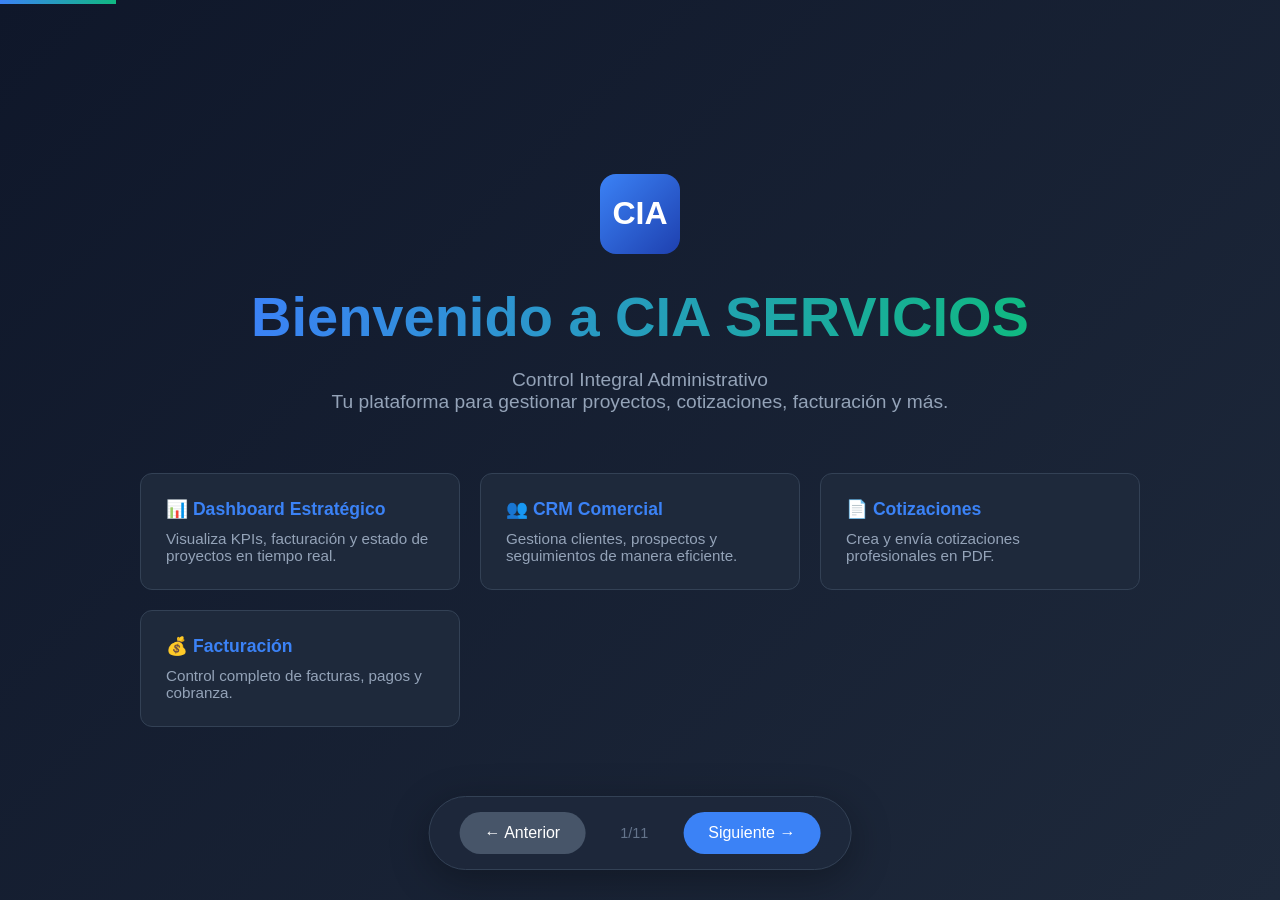
<file: docs/tutoriales/PRESENTACION_CLIENTES.html>
<!DOCTYPE html>
<html lang="es">
<head>
    <meta charset="UTF-8">
    <meta name="viewport" content="width=device-width, initial-scale=1.0">
    <title>CIA SERVICIOS - Tutorial de Primeros Pasos</title>
    <style>
        * {
            margin: 0;
            padding: 0;
            box-sizing: border-box;
        }

        body {
            font-family: 'Segoe UI', Tahoma, Geneva, Verdana, sans-serif;
            background: linear-gradient(135deg, #0f172a 0%, #1e293b 100%);
            min-height: 100vh;
            color: white;
        }

        .presentation {
            max-width: 100%;
            margin: 0 auto;
            position: relative;
            overflow: hidden;
        }

        .slide {
            display: none;
            padding: 40px;
            min-height: 100vh;
            animation: fadeIn 0.5s ease-in-out;
        }

        .slide.active {
            display: flex;
            flex-direction: column;
            align-items: center;
            justify-content: center;
        }

        @keyframes fadeIn {
            from { opacity: 0; transform: translateX(50px); }
            to { opacity: 1; transform: translateX(0); }
        }

        .slide-title {
            font-size: 2.5rem;
            font-weight: 700;
            margin-bottom: 20px;
            background: linear-gradient(90deg, #3b82f6, #10b981);
            -webkit-background-clip: text;
            -webkit-text-fill-color: transparent;
            text-align: center;
        }

        .slide-subtitle {
            font-size: 1.2rem;
            color: #94a3b8;
            margin-bottom: 30px;
            text-align: center;
            max-width: 800px;
        }

        .slide-image {
            max-width: 90%;
            max-height: 60vh;
            border-radius: 12px;
            box-shadow: 0 25px 50px -12px rgba(0, 0, 0, 0.5);
            border: 2px solid #334155;
        }

        .slide-content {
            background: #1e293b;
            padding: 30px;
            border-radius: 16px;
            max-width: 900px;
            margin-top: 20px;
            border: 1px solid #334155;
        }

        .slide-content h3 {
            color: #3b82f6;
            margin-bottom: 15px;
            font-size: 1.3rem;
        }

        .slide-content ul {
            list-style: none;
            padding-left: 0;
        }

        .slide-content li {
            padding: 8px 0;
            padding-left: 25px;
            position: relative;
            color: #cbd5e1;
        }

        .slide-content li::before {
            content: "✓";
            position: absolute;
            left: 0;
            color: #10b981;
            font-weight: bold;
        }

        .navigation {
            position: fixed;
            bottom: 30px;
            left: 50%;
            transform: translateX(-50%);
            display: flex;
            gap: 15px;
            background: rgba(30, 41, 59, 0.95);
            padding: 15px 30px;
            border-radius: 50px;
            box-shadow: 0 10px 40px rgba(0,0,0,0.3);
            border: 1px solid #334155;
            z-index: 1000;
        }

        .nav-btn {
            background: #3b82f6;
            color: white;
            border: none;
            padding: 12px 25px;
            border-radius: 25px;
            cursor: pointer;
            font-size: 1rem;
            font-weight: 500;
            transition: all 0.3s ease;
        }

        .nav-btn:hover {
            background: #2563eb;
            transform: translateY(-2px);
        }

        .nav-btn:disabled {
            background: #475569;
            cursor: not-allowed;
            transform: none;
        }

        .progress {
            position: fixed;
            top: 0;
            left: 0;
            height: 4px;
            background: linear-gradient(90deg, #3b82f6, #10b981);
            transition: width 0.3s ease;
            z-index: 1000;
        }

        .slide-number {
            color: #64748b;
            font-size: 0.9rem;
            padding: 0 20px;
            display: flex;
            align-items: center;
        }

        .logo-container {
            display: flex;
            align-items: center;
            gap: 15px;
            margin-bottom: 30px;
        }

        .logo {
            width: 80px;
            height: 80px;
            background: linear-gradient(135deg, #3b82f6, #1e40af);
            border-radius: 16px;
            display: flex;
            align-items: center;
            justify-content: center;
            font-size: 2rem;
            font-weight: bold;
        }

        .welcome-slide .slide-title {
            font-size: 3.5rem;
        }

        .feature-grid {
            display: grid;
            grid-template-columns: repeat(auto-fit, minmax(250px, 1fr));
            gap: 20px;
            margin-top: 30px;
            max-width: 1000px;
        }

        .feature-card {
            background: #1e293b;
            padding: 25px;
            border-radius: 12px;
            border: 1px solid #334155;
            transition: all 0.3s ease;
        }

        .feature-card:hover {
            border-color: #3b82f6;
            transform: translateY(-5px);
        }

        .feature-card h4 {
            color: #3b82f6;
            margin-bottom: 10px;
            font-size: 1.1rem;
        }

        .feature-card p {
            color: #94a3b8;
            font-size: 0.95rem;
        }

        .tips-box {
            background: linear-gradient(135deg, #065f46 0%, #064e3b 100%);
            padding: 20px;
            border-radius: 12px;
            margin-top: 20px;
        }

        .tips-box h4 {
            color: #34d399;
            margin-bottom: 10px;
        }

        .tips-box p {
            color: #a7f3d0;
        }

        @media (max-width: 768px) {
            .slide-title {
                font-size: 1.8rem;
            }
            .welcome-slide .slide-title {
                font-size: 2.2rem;
            }
            .slide-image {
                max-width: 100%;
            }
            .navigation {
                padding: 10px 15px;
            }
            .nav-btn {
                padding: 10px 15px;
                font-size: 0.9rem;
            }
        }
    </style>
</head>
<body>
    <div class="progress" id="progress"></div>
    
    <div class="presentation" id="presentation">
        
        <!-- Slide 1: Welcome -->
        <div class="slide welcome-slide active">
            <div class="logo-container">
                <div class="logo">CIA</div>
            </div>
            <h1 class="slide-title">Bienvenido a CIA SERVICIOS</h1>
            <p class="slide-subtitle">
                Control Integral Administrativo<br>
                Tu plataforma para gestionar proyectos, cotizaciones, facturación y más.
            </p>
            <div class="feature-grid">
                <div class="feature-card">
                    <h4>📊 Dashboard Estratégico</h4>
                    <p>Visualiza KPIs, facturación y estado de proyectos en tiempo real.</p>
                </div>
                <div class="feature-card">
                    <h4>👥 CRM Comercial</h4>
                    <p>Gestiona clientes, prospectos y seguimientos de manera eficiente.</p>
                </div>
                <div class="feature-card">
                    <h4>📄 Cotizaciones</h4>
                    <p>Crea y envía cotizaciones profesionales en PDF.</p>
                </div>
                <div class="feature-card">
                    <h4>💰 Facturación</h4>
                    <p>Control completo de facturas, pagos y cobranza.</p>
                </div>
            </div>
        </div>

        <!-- Slide 2: Login -->
        <div class="slide">
            <h1 class="slide-title">1. Inicio de Sesión</h1>
            <p class="slide-subtitle">Accede a tu portal empresarial con tus credenciales</p>
            <img src="screenshots/01_login.jpg" alt="Pantalla de Login" class="slide-image">
            <div class="slide-content">
                <h3>¿Cómo acceder?</h3>
                <ul>
                    <li>Tu URL única será: https://[dominio]/empresa/[tu-empresa]/login</li>
                    <li>Ingresa el email que te proporcionó tu administrador</li>
                    <li>Usa la contraseña temporal y cámbiala después del primer acceso</li>
                    <li>Si olvidaste tu contraseña, usa el enlace "¿Olvidaste tu contraseña?"</li>
                </ul>
            </div>
        </div>

        <!-- Slide 3: Dashboard -->
        <div class="slide">
            <h1 class="slide-title">2. Dashboard Estratégico</h1>
            <p class="slide-subtitle">Tu centro de control con información clave del negocio</p>
            <img src="screenshots/02_dashboard.jpg" alt="Dashboard" class="slide-image">
            <div class="slide-content">
                <h3>Información Disponible</h3>
                <ul>
                    <li><strong>Proyectos Activos:</strong> Número de proyectos en curso</li>
                    <li><strong>Facturación Total:</strong> Monto total facturado vs cobrado</li>
                    <li><strong>Clientes Activos:</strong> Tu cartera de clientes</li>
                    <li><strong>Pipeline Comercial:</strong> Valor de cotizaciones en proceso</li>
                    <li><strong>Gráficos:</strong> Facturación vs Cobranza de los últimos 12 meses</li>
                </ul>
            </div>
        </div>

        <!-- Slide 4: CRM -->
        <div class="slide">
            <h1 class="slide-title">3. CRM Comercial</h1>
            <p class="slide-subtitle">Gestiona tu cartera de clientes y prospectos</p>
            <img src="screenshots/03_clientes.jpg" alt="CRM - Clientes" class="slide-image">
            <div class="slide-content">
                <h3>Funcionalidades</h3>
                <ul>
                    <li><strong>Directorio Comercial:</strong> Lista completa de contactos</li>
                    <li><strong>Filtros:</strong> Por tipo (Cliente/Prospecto) y probabilidad</li>
                    <li><strong>Información:</strong> Nombre, contacto, email, teléfono</li>
                    <li><strong>Seguimientos:</strong> Programa llamadas, visitas y reuniones</li>
                    <li><strong>Estado de Cuenta:</strong> Ve el historial de facturación por cliente</li>
                </ul>
            </div>
        </div>

        <!-- Slide 5: Cotizaciones -->
        <div class="slide">
            <h1 class="slide-title">4. Cotizaciones</h1>
            <p class="slide-subtitle">Crea y administra tu pipeline comercial</p>
            <img src="screenshots/04_cotizaciones.jpg" alt="Cotizaciones" class="slide-image">
            <div class="slide-content">
                <h3>Pipeline de Ventas</h3>
                <ul>
                    <li><strong>Estados:</strong> Prospecto → Negociación → Autorizada → Facturada</li>
                    <li><strong>Nueva Cotización:</strong> Botón azul superior derecho</li>
                    <li><strong>PDF Profesional:</strong> Genera documentos con tu logo</li>
                    <li><strong>Convertir a Factura:</strong> Una vez autorizada, convierte con un clic</li>
                    <li><strong>Búsqueda:</strong> Por folio, título, cliente o estado</li>
                </ul>
            </div>
        </div>

        <!-- Slide 6: Facturación -->
        <div class="slide">
            <h1 class="slide-title">5. Control de Facturación</h1>
            <p class="slide-subtitle">Gestiona facturas, pagos y cobranza</p>
            <img src="screenshots/05_facturacion.jpg" alt="Facturación" class="slide-image">
            <div class="slide-content">
                <h3>Características</h3>
                <ul>
                    <li><strong>Resumen:</strong> Facturado, Cobrado, Por Cobrar, Vencidas</li>
                    <li><strong>Tabs:</strong> Todas, Pendientes, Parciales, Pagadas, Vencidas</li>
                    <li><strong>Abonos:</strong> Registra pagos parciales o totales</li>
                    <li><strong>CFDI:</strong> Timbra o sube facturas del SAT</li>
                    <li><strong>Alertas:</strong> Identifica facturas próximas a vencer</li>
                </ul>
                <div class="tips-box">
                    <h4>💡 Tip</h4>
                    <p>Usa la tab "Próx. Vencer" para dar seguimiento proactivo a la cobranza.</p>
                </div>
            </div>
        </div>

        <!-- Slide 7: Proyectos -->
        <div class="slide">
            <h1 class="slide-title">6. Gestión de Proyectos</h1>
            <p class="slide-subtitle">Control y seguimiento de obras y servicios</p>
            <img src="screenshots/06_proyectos.jpg" alt="Proyectos" class="slide-image">
            <div class="slide-content">
                <h3>Herramientas</h3>
                <ul>
                    <li><strong>Vista Lista:</strong> Tabla con información resumida</li>
                    <li><strong>Vista Gantt:</strong> Diagrama de tiempos (botón superior)</li>
                    <li><strong>Avance:</strong> Porcentaje de progreso visual</li>
                    <li><strong>Estados:</strong> En Cotización, Autorizado, Activo, Completado</li>
                    <li><strong>Tareas:</strong> Crea sub-tareas con tiempo y costo estimado</li>
                </ul>
            </div>
        </div>

        <!-- Slide 8: Inteligencia IA -->
        <div class="slide">
            <h1 class="slide-title">7. Inteligencia Empresarial</h1>
            <p class="slide-subtitle">Asistente con IA para análisis y recomendaciones</p>
            <img src="screenshots/07_ia.jpg" alt="Inteligencia IA" class="slide-image">
            <div class="slide-content">
                <h3>Capacidades</h3>
                <ul>
                    <li><strong>Análisis Financiero:</strong> Insights sobre tu facturación y cobranza</li>
                    <li><strong>Estado de Proyectos:</strong> Resumen y recomendaciones</li>
                    <li><strong>Pipeline Comercial:</strong> Análisis de cotizaciones</li>
                    <li><strong>Carga de Archivos:</strong> Sube documentos para análisis</li>
                    <li><strong>Historial:</strong> Guarda y retoma conversaciones</li>
                </ul>
            </div>
        </div>

        <!-- Slide 9: Soporte -->
        <div class="slide">
            <h1 class="slide-title">8. Soporte Técnico</h1>
            <p class="slide-subtitle">Sistema de tickets para resolver dudas y problemas</p>
            <img src="screenshots/08_soporte.jpg" alt="Soporte" class="slide-image">
            <div class="slide-content">
                <h3>¿Cómo funciona?</h3>
                <ul>
                    <li><strong>Nuevo Ticket:</strong> Crea una solicitud de ayuda</li>
                    <li><strong>Categorías:</strong> General, Técnico, Facturación, etc.</li>
                    <li><strong>Prioridades:</strong> Alta (4h), Media (24h), Baja (48h)</li>
                    <li><strong>Seguimiento:</strong> Revisa el estado de tus tickets</li>
                    <li><strong>Adjuntos:</strong> Puedes incluir capturas de pantalla</li>
                </ul>
            </div>
        </div>

        <!-- Slide 10: Mi Suscripción -->
        <div class="slide">
            <h1 class="slide-title">9. Mi Suscripción</h1>
            <p class="slide-subtitle">Gestiona tu plan y realiza pagos</p>
            <img src="screenshots/09_mi_suscripcion.jpg" alt="Mi Suscripción" class="slide-image">
            <div class="slide-content">
                <h3>Información</h3>
                <ul>
                    <li><strong>Plan Actual:</strong> Plan Base o con Facturación Electrónica</li>
                    <li><strong>Estado:</strong> Activa, Pendiente o Suspendida</li>
                    <li><strong>Vencimiento:</strong> Fecha y días restantes</li>
                    <li><strong>Pago con Tarjeta:</strong> Paga en línea de forma segura (Stripe)</li>
                    <li><strong>Transferencia:</strong> Ve los datos bancarios para depósito</li>
                </ul>
            </div>
        </div>

        <!-- Slide 11: Final -->
        <div class="slide welcome-slide">
            <div class="logo-container">
                <div class="logo">✓</div>
            </div>
            <h1 class="slide-title">¡Listo para Comenzar!</h1>
            <p class="slide-subtitle">
                Ya conoces las funciones principales de CIA SERVICIOS.<br>
                Explora cada módulo y descubre todas las herramientas disponibles.
            </p>
            <div class="feature-grid">
                <div class="feature-card">
                    <h4>📧 Soporte</h4>
                    <p>¿Tienes dudas? Crea un ticket desde el módulo de Soporte.</p>
                </div>
                <div class="feature-card">
                    <h4>📖 Documentación</h4>
                    <p>Consulta la guía completa en PDF para más detalles.</p>
                </div>
                <div class="feature-card">
                    <h4>🔔 Notificaciones</h4>
                    <p>Revisa la campanita para alertas y recordatorios.</p>
                </div>
                <div class="feature-card">
                    <h4>⚙️ Configuración</h4>
                    <p>Personaliza tu perfil y preferencias desde el menú lateral.</p>
                </div>
            </div>
            <div class="tips-box" style="margin-top: 30px; max-width: 600px;">
                <h4>🚀 Próximos Pasos</h4>
                <p>1. Completa los datos fiscales de tu empresa<br>
                   2. Sube tu logo<br>
                   3. Crea tus primeros clientes<br>
                   4. Genera tu primera cotización</p>
            </div>
        </div>

    </div>

    <div class="navigation">
        <button class="nav-btn" id="prevBtn" onclick="changeSlide(-1)">← Anterior</button>
        <span class="slide-number"><span id="currentSlide">1</span> / <span id="totalSlides">11</span></span>
        <button class="nav-btn" id="nextBtn" onclick="changeSlide(1)">Siguiente →</button>
    </div>

    <script>
        let currentSlide = 0;
        const slides = document.querySelectorAll('.slide');
        const totalSlides = slides.length;
        
        document.getElementById('totalSlides').textContent = totalSlides;

        function showSlide(n) {
            slides.forEach(slide => slide.classList.remove('active'));
            
            if (n >= totalSlides) currentSlide = 0;
            if (n < 0) currentSlide = totalSlides - 1;
            
            slides[currentSlide].classList.add('active');
            
            document.getElementById('currentSlide').textContent = currentSlide + 1;
            document.getElementById('prevBtn').disabled = currentSlide === 0;
            document.getElementById('nextBtn').disabled = currentSlide === totalSlides - 1;
            
            // Update progress bar
            const progress = ((currentSlide + 1) / totalSlides) * 100;
            document.getElementById('progress').style.width = progress + '%';
        }

        function changeSlide(n) {
            currentSlide += n;
            showSlide(currentSlide);
        }

        // Keyboard navigation
        document.addEventListener('keydown', function(e) {
            if (e.key === 'ArrowRight' || e.key === ' ') {
                changeSlide(1);
            } else if (e.key === 'ArrowLeft') {
                changeSlide(-1);
            }
        });

        // Initialize
        showSlide(currentSlide);
    </script>
</body>
</html>
</file>
